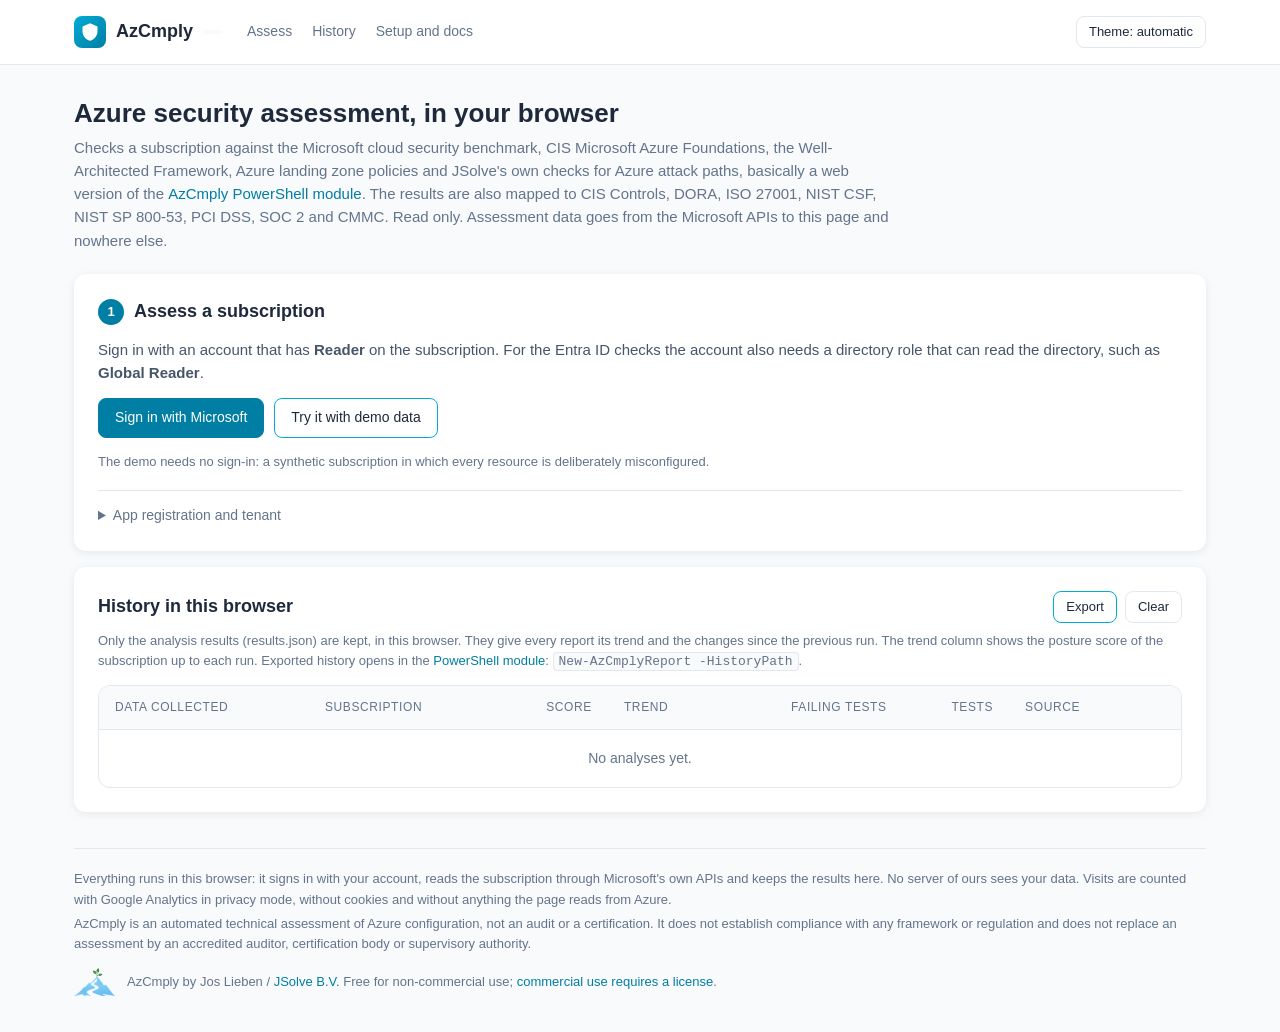
<file: Web/site/index.html>
<!DOCTYPE html>
<html lang="en">
<head>
<meta charset="utf-8">
<meta name="viewport" content="width=device-width, initial-scale=1">
<!-- Convert-AzCmplyToWeb.ps1 adds the hash of every inline script to script-src here, in .htaccess and in staticwebapp.config.json -->
<meta http-equiv="Content-Security-Policy" content="default-src 'self'; script-src 'self' https://www.googletagmanager.com 'sha256-Fk6Tn1655p4F9bQl/5NqP86ML0E5Kwp3R/wkWCC5QNY='; style-src 'self'; img-src 'self' data: https://*.google-analytics.com https://*.googletagmanager.com; connect-src 'self' https://login.microsoftonline.com https://management.azure.com https://graph.microsoft.com https://login.microsoftonline.us https://management.usgovcloudapi.net https://graph.microsoft.us https://login.chinacloudapi.cn https://management.chinacloudapi.cn https://microsoftgraph.chinacloudapi.cn https://*.google-analytics.com https://*.analytics.google.com https://*.googletagmanager.com; worker-src 'self'; frame-src 'self'; object-src 'none'; base-uri 'none'; form-action 'none'">
<meta name="referrer" content="no-referrer">
<meta name="description" content="AzCmply: security assessment of an Azure subscription against MCSB, CIS, WAF and ALZ, run entirely in your browser.">
<!-- link previews (LinkedIn, Teams); the image needs an absolute address -->
<meta property="og:title" content="AzCmply: Azure security assessment in your browser">
<meta property="og:description" content="Checks an Azure subscription against MCSB, CIS, the Well-Architected Framework and Azure landing zone policies. Read only; the data stays in your browser. By JSolve B.V.">
<meta property="og:type" content="website">
<meta property="og:image" content="https://azcmply.jsolve.nl/img/jsolve-logo-200.png">
<title>AzCmply</title>
<link rel="icon" href="data:image/svg+xml,%3Csvg xmlns='http://www.w3.org/2000/svg' viewBox='0 0 16 16'%3E%3Cpath d='M8 1l6 2.5v4c0 3.5-2.6 6.3-6 7.5-3.4-1.2-6-4-6-7.5v-4z' fill='%23256abf'/%3E%3C/svg%3E">
<!-- ?v= is the build id Convert-AzCmplyToWeb.ps1 stamps here, so an upload always loads its own files -->
<link rel="stylesheet" href="css/app.css?v=1.0.9-6144e63105">
<script type="module" src="js/boot.js?v=1.0.9-6144e63105"></script>
<!-- Google Analytics (GDPR Compliant) -->
<script async src="https://www.googletagmanager.com/gtag/js?id=G-M6KB05FDNL"></script>
<script>
  window.dataLayer = window.dataLayer || [];
  function gtag(){dataLayer.push(arguments);}
  // not on the return from Microsoft sign-in: that URL carries the authorization code, which must not reach Google
  if (!/[?&](code|error|admin_consent)=/.test(location.search)) {
    gtag('js', new Date());
    gtag('config', 'G-M6KB05FDNL', { 'page_location': location.origin + location.pathname, 'anonymize_ip': true, 'storage': 'none', 'client_storage': 'none' });
  }
  gtag('consent', 'default', { 'ad_storage': 'denied', 'ad_user_data': 'denied', 'ad_personalization': 'denied', 'analytics_storage': 'denied' });
</script>
</head>
<body>
<header class="topbar">
  <div class="topbar-inner">
    <a class="brand" href="./" aria-label="AzCmply home">
      <svg viewBox="0 0 16 16" aria-hidden="true"><path d="M8 1l6 2.5v4c0 3.5-2.6 6.3-6 7.5-3.4-1.2-6-4-6-7.5v-4z"/></svg>
      <span>AzCmply</span><span class="ver" id="version"></span>
    </a>
    <nav class="nav" aria-label="Sections">
      <a href="#assess">Assess</a>
      <a href="#history">History</a>
      <a id="docs-link" href="https://github.com/jflieben/AzCmply#readme" target="_blank" rel="noopener noreferrer">Setup and docs</a>
    </nav>
    <div class="topbar-right">
      <span class="account" id="account" hidden></span>
      <button type="button" class="btn ghost small" id="sign-out" hidden>Sign out</button>
      <button type="button" class="btn ghost small" id="theme" aria-label="Theme">Theme: automatic</button>
    </div>
  </div>
</header>

<main>
  <section class="hero" id="assess">
    <h1>Azure security assessment, in your browser</h1>
    <p class="lead">Checks a subscription against the Microsoft cloud security benchmark, CIS Microsoft Azure Foundations, the Well-Architected Framework, Azure landing zone policies and JSolve's own checks for Azure attack paths, basically a web version of the <a href="https://www.powershellgallery.com/packages/AzCmply" target="_blank" rel="noopener noreferrer">AzCmply PowerShell module</a>. The results are also mapped to CIS Controls, DORA, ISO 27001, NIST CSF, NIST SP 800-53, PCI DSS, SOC 2 and CMMC. Read only. Assessment data goes from the Microsoft APIs to this page and nowhere else.
    <div class="banner" id="banner" role="status" hidden></div>
  </section>

  <section class="card" id="connect" aria-labelledby="h-connect">
    <h2 id="h-connect"><span class="step">1</span>Assess a subscription</h2>

    <div id="signed-out">
      <p>Sign in with an account that has <b>Reader</b> on the subscription. For the Entra ID checks the account also needs a directory role that can read the directory, such as <b>Global Reader</b>.</p>
      <div class="row">
        <button type="button" class="btn primary" id="sign-in">Sign in with Microsoft</button>
        <button type="button" class="btn" id="demo">Try it with demo data</button>
      </div>
      <p class="note" id="app-note"></p>
      <p class="note">The demo needs no sign-in: a synthetic subscription in which every resource is deliberately misconfigured.</p>
      <details class="settings" id="app-settings">
        <summary>App registration and tenant</summary>
        <div class="fields">
          <label class="field"><span>Application (client) id</span><input type="text" id="set-client" spellcheck="false" autocomplete="off" placeholder="00000000-0000-0000-0000-000000000000"></label>
          <label class="field"><span>Tenant</span><input type="text" id="set-tenant" spellcheck="false" autocomplete="off" placeholder="organizations, a tenant id or a domain"></label>
          <label class="field"><span>Cloud</span>
            <select id="set-cloud">
              <option value="AzureCloud">Azure (global)</option>
              <option value="AzureUSGovernment">Azure US Government</option>
              <option value="AzureChinaCloud">Azure operated by 21Vianet</option>
            </select>
          </label>
        </div>
        <p class="note">Redirect URI to register as a <b>single-page application</b> platform: <code id="redirect-uri"></code></p>
        <div class="row">
          <button type="button" class="btn" id="save-settings">Save</button>
          <button type="button" class="btn ghost" id="reset-settings">Use the JSolve app</button>
          <a class="btn ghost" id="consent-link" href="#" target="_blank" rel="noopener noreferrer">Admin consent for this app</a>
        </div>
      </details>
    </div>

    <div id="signed-in" hidden>
      <label class="field"><span>Subscription</span>
        <select id="subscription"><option value="">Loading subscriptions...</option></select>
      </label>
      <div class="fields three">
        <label class="field"><span>Activity log</span>
          <select id="opt-days">
            <option value="0">Skip</option>
            <option value="7">7 days</option>
            <option value="30" selected>30 days</option>
            <option value="90">90 days (PowerShell default)</option>
          </select>
        </label>
        <label class="check"><input type="checkbox" id="opt-graph" checked><span>Entra ID enrichment</span></label>
        <label class="check"><input type="checkbox" id="opt-rg" checked><span>Resource Graph tables</span></label>
      </div>
      <label class="field"><span>Organization on the report cover (optional)</span><input type="text" id="opt-org" autocomplete="organization"></label>
      <div class="row">
        <button type="button" class="btn primary" id="run">Run read-only assessment</button>
      </div>
      <p class="note">A subscription with a few hundred resources takes a few minutes. Keep this tab open while it runs.</p>
    </div>
  </section>

  <section class="card" id="progress" aria-labelledby="h-progress" hidden>
    <div class="card-head">
      <h2 id="h-progress"><span class="step">2</span><span id="progress-title">Collecting</span></h2>
      <button type="button" class="btn ghost small" id="cancel">Cancel</button>
    </div>
    <p class="keep-open" id="keep-open" hidden><b>Keep this tab open until the assessment is done.</b> The collected data exists only in this tab: closing or reloading it ends the run. Working in other tabs is fine; on a phone or tablet, keep the browser in front.</p>
    <ol class="phases" id="phases"></ol>
    <div class="issues" id="issues" role="status" hidden>
      <h3>Data that could not be collected</h3>
      <p class="note">The tests that need it report Unknown, with this reason in the report. Everything else was assessed.</p>
      <ul id="issue-list"></ul>
    </div>
    <details class="log-view">
      <summary>Log</summary>
      <pre id="log" aria-live="off"></pre>
    </details>
  </section>

  <section class="card" id="result" aria-labelledby="h-result" hidden>
    <div class="card-head">
      <h2 id="h-result"><span class="step">3</span>Result</h2>
      <div class="row tight" id="downloads"></div>
    </div>
    <div class="summary" id="summary"></div>
    <div class="open-report">
      <button type="button" class="preview" id="preview" aria-describedby="preview-hint" disabled></button>
      <div class="open-report-text">
        <h3>The report</h3>
        <p id="preview-hint">Executive summary, priorities, results per security domain and framework, and every test with its remediation and the result per resource. Opens full screen; print it or save it as PDF from there.</p>
        <button type="button" class="btn primary" id="view-report" disabled>Preparing the report...</button>
      </div>
    </div>
    <details class="settings">
      <summary>Report settings</summary>
      <div class="fields three">
        <label class="field"><span>Title</span><input type="text" id="rep-title" placeholder="Azure security assessment"></label>
        <label class="field"><span>Organization</span><input type="text" id="rep-org"></label>
        <label class="field"><span>Compare with</span><select id="rep-baseline"></select></label>
      </div>
      <div class="row"><button type="button" class="btn" id="rep-refresh">Update report</button></div>
    </details>
  </section>

  <section class="card" id="history" aria-labelledby="h-history">
    <div class="card-head">
      <h2 id="h-history">History in this browser</h2>
      <div class="row tight">
        <button type="button" class="btn small" id="history-export">Export</button>
        <button type="button" class="btn ghost small" id="history-clear">Clear</button>
      </div>
    </div>
    <p class="note">Only the analysis results (results.json) are kept, in this browser. They give every report its trend and the changes since the previous run. The trend column shows the posture score of the subscription up to each run. Exported history opens in the <a href="https://www.powershellgallery.com/packages/AzCmply" target="_blank" rel="noopener noreferrer">PowerShell module</a>: <code>New-AzCmplyReport -HistoryPath</code>.</p>
    <div class="scroll"><table class="history">
      <thead><tr><th>Data collected</th><th>Subscription</th><th class="num">Score</th><th>Trend</th><th class="num">Failing tests</th><th class="num">Tests</th><th>Source</th><th><span class="visually-hidden">Actions</span></th></tr></thead>
      <tbody id="history-rows"><tr><td colspan="8" class="empty">No analyses yet.</td></tr></tbody>
    </table></div>
  </section>
</main>

<div class="viewer" id="viewer" role="dialog" aria-modal="true" aria-labelledby="viewer-title" hidden>
  <div class="viewer-bar">
    <span id="viewer-title">Report</span>
    <div class="row tight">
      <button type="button" class="btn small" id="viewer-download">Download (.html)</button>
      <button type="button" class="btn small" id="viewer-close">Close</button>
    </div>
  </div>
  <iframe id="report-frame" title="Report" sandbox="allow-scripts allow-popups allow-popups-to-escape-sandbox allow-modals" src="report-frame.html"></iframe>
</div>

<footer class="foot">
  <p>Everything runs in this browser: it signs in with your account, reads the subscription through Microsoft's own APIs and keeps the results here. No server of ours sees your data. Visits are counted with Google Analytics in privacy mode, without cookies and without anything the page reads from Azure.</p>
  <p>AzCmply is an automated technical assessment of Azure configuration, not an audit or a certification. It does not establish compliance with any framework or regulation and does not replace an assessment by an accredited auditor, certification body or supervisory authority.</p>
  <div class="maker">
    <img src="img/jsolve-mark.png" alt="" width="41" height="28">
    <p>AzCmply by Jos Lieben / <a href="https://www.jsolve.nl" target="_blank" rel="noopener noreferrer">JSolve B.V.</a> Free for non-commercial use; <a href="https://jsolve.nl/commercial-use.html" target="_blank" rel="noopener noreferrer">commercial use requires a license</a>.</p>
  </div>
</footer>
</body>
</html>
</file>
<file: Web/site/css/app.css>
/* The look of M365Permissions: slate neutrals, white cards with a soft shadow, cyan accent (#00acd7). Text and fills
   that need contrast on white use the deeper --accent-strong. */
:root {
  color-scheme: light;
  --page: #f8fafc; --surface: #ffffff; --surface-2: #f8fafc; --field: #ffffff; --ink: #1e293b; --ink-2: #475569; --muted: #64748b;
  --border: #e2e8f0; --line: #e2e8f0; --link: #007ea3; --accent: #00acd7; --accent-strong: #007ea3; --accent-strong-hover: #006d8e;
  --accent-ink: #ffffff; --accent-wash: #f0f9ff; --accent-hover: #e0f4ff; --focus: #00acd7; --ring: rgba(0,172,215,0.15);
  --shadow: 0 2px 8px rgba(0,0,0,0.08); --shadow-lift: 0 8px 20px rgba(15,23,42,0.12); --disabled: #a3b2b8;
  --bar: #ffffff; --bar-ink: #1e293b; --bar-ink-2: #64748b; --bar-line: #e2e8f0;
  --fail: #dc2626; --warn: #f59e0b; --good: #16a34a; --track: #e2e8f0;
  --up: #15803d; --down: #dc2626;
  --info-wash: #f0f9ff; --error-wash: #ffeded; --ok-wash: #dcfce7; --warn-wash: #fff8e0;
}
@media (prefers-color-scheme: dark) {
  :root:where(:not([data-theme="light"])) {
    color-scheme: dark;
    --page: #0f172a; --surface: #1e293b; --surface-2: #172033; --field: #0f172a; --ink: #f1f5f9; --ink-2: #cbd5e1; --muted: #94a3b8;
    --border: #334155; --line: #334155; --link: #00acd7; --accent-strong: #00acd7; --accent-strong-hover: #22c3eb; --accent-ink: #0f172a;
    --accent-wash: #1e3a4d; --accent-hover: #284e66; --shadow: 0 2px 8px rgba(0,0,0,0.3); --shadow-lift: 0 8px 20px rgba(0,0,0,0.4); --disabled: #646e73;
    --bar: #1e293b; --bar-ink: #f1f5f9; --bar-ink-2: #94a3b8; --bar-line: #334155;
    --fail: #ef4444; --good: #22c55e; --track: #334155; --up: #22c55e; --down: #f87171;
    --info-wash: #1e3a4d; --error-wash: #502828; --ok-wash: #1e4632; --warn-wash: #50411e;
  }
}
:root[data-theme="dark"] {
  color-scheme: dark;
  --page: #0f172a; --surface: #1e293b; --surface-2: #172033; --field: #0f172a; --ink: #f1f5f9; --ink-2: #cbd5e1; --muted: #94a3b8;
  --border: #334155; --line: #334155; --link: #00acd7; --accent-strong: #00acd7; --accent-strong-hover: #22c3eb; --accent-ink: #0f172a;
  --accent-wash: #1e3a4d; --accent-hover: #284e66; --shadow: 0 2px 8px rgba(0,0,0,0.3); --shadow-lift: 0 8px 20px rgba(0,0,0,0.4); --disabled: #646e73;
  --bar: #1e293b; --bar-ink: #f1f5f9; --bar-ink-2: #94a3b8; --bar-line: #334155;
  --fail: #ef4444; --good: #22c55e; --track: #334155; --up: #22c55e; --down: #f87171;
  --info-wash: #1e3a4d; --error-wash: #502828; --ok-wash: #1e4632; --warn-wash: #50411e;
}

* { box-sizing: border-box; }
html { background: var(--page); scroll-behavior: smooth; }
body { margin: 0; background: var(--page); color: var(--ink); font: 15px/1.55 -apple-system, BlinkMacSystemFont, "Segoe UI", Roboto, "Helvetica Neue", Arial, sans-serif; -webkit-font-smoothing: antialiased; }
a { color: var(--link); font-weight: 500; text-decoration: none; }
a:hover { text-decoration: underline; }
code { font: 13px/1.4 ui-monospace, "Cascadia Mono", Consolas, monospace; background: var(--surface-2); border: 1px solid var(--border); border-radius: 4px; padding: 1px 5px; overflow-wrap: anywhere; }
h1, h2, h3 { margin: 0; }
:focus-visible { outline: 2px solid var(--focus); outline-offset: 2px; }
.visually-hidden { position: absolute; width: 1px; height: 1px; padding: 0; margin: -1px; overflow: hidden; clip: rect(0 0 0 0); white-space: nowrap; border: 0; }
[hidden] { display: none !important; }
* { scrollbar-width: thin; scrollbar-color: var(--border) transparent; }

/* header */
.topbar { background: var(--bar); color: var(--bar-ink); border-bottom: 1px solid var(--bar-line); }
.topbar-inner { max-width: 1180px; margin: 0 auto; padding: 12px 24px; display: flex; align-items: center; gap: 24px; flex-wrap: wrap; min-height: 64px; }
.brand { display: flex; align-items: center; gap: 10px; color: var(--bar-ink); text-decoration: none; font-weight: 600; font-size: 18px; }
.brand:hover { text-decoration: none; }
.brand svg { width: 32px; height: 32px; padding: 6px; border-radius: 8px; fill: #ffffff; background: linear-gradient(135deg, #00acd7, #007ea3); }
.brand .ver { font-weight: 500; font-size: 12px; color: var(--bar-ink-2); background: var(--surface-2); border-radius: 999px; padding: 2px 10px; }
.nav { display: flex; gap: 20px; }
.nav a { color: var(--bar-ink-2); font-size: 14px; font-weight: 500; }
.nav a:hover { color: var(--accent-strong); text-decoration: none; }
.topbar-right { margin-left: auto; display: flex; align-items: center; gap: 10px; flex-wrap: wrap; }
.account { font-size: 13px; color: var(--bar-ink-2); background: var(--surface-2); border-radius: 999px; padding: 5px 12px; }

/* layout */
main { max-width: 1180px; margin: 0 auto; padding: 28px 24px 12px; }
.hero { padding: 4px 0 22px; }
.hero h1 { font-size: 26px; line-height: 1.25; font-weight: 600; margin-bottom: 6px; }
.lead { color: var(--muted); font-size: 15px; max-width: 820px; margin: 0; }
.card { background: var(--surface); border-radius: 12px; box-shadow: var(--shadow); padding: 24px; margin-bottom: 16px; }
.card h2 { font-size: 18px; font-weight: 600; display: flex; align-items: center; gap: 10px; margin-bottom: 12px; }
.card p { margin: 0 0 14px; color: var(--ink-2); }
.card-head { display: flex; align-items: center; justify-content: space-between; gap: 12px; flex-wrap: wrap; margin-bottom: 8px; }
.card-head h2 { margin-bottom: 0; }
.step { display: inline-grid; place-items: center; width: 26px; height: 26px; border-radius: 50%; background: var(--accent-strong); color: var(--accent-ink); font-size: 13px; font-weight: 600; flex: none; }
.note { font-size: 13px; color: var(--muted) !important; }
.row { display: flex; flex-wrap: wrap; gap: 10px; align-items: center; margin: 14px 0 6px; }
.row.tight { margin: 0; gap: 8px; }

/* controls */
.btn { display: inline-flex; align-items: center; justify-content: center; gap: 8px; font: inherit; font-size: 14px; font-weight: 500; color: var(--ink); background: var(--surface); border: 1px solid var(--accent); border-radius: 8px; padding: 8px 16px; cursor: pointer; text-decoration: none; min-height: 38px; white-space: nowrap; transition: background-color 0.2s, color 0.2s, border-color 0.2s; }
.btn:hover { background: var(--accent-strong); border-color: var(--accent-strong); color: var(--accent-ink); text-decoration: none; }
.btn.primary { background: var(--accent-strong); color: var(--accent-ink); border-color: var(--accent-strong); }
.btn.primary:hover { background: var(--accent-strong-hover); border-color: var(--accent-strong-hover); }
.btn.ghost { background: transparent; border-color: var(--border); }
.btn.ghost:hover { background: var(--accent-wash); border-color: var(--border); color: var(--ink); }
.btn.small { font-size: 13px; padding: 5px 12px; min-height: 32px; }
.btn:disabled, .btn:disabled:hover { background: transparent; border-color: var(--disabled); color: var(--disabled); cursor: not-allowed; }
.btn.primary:disabled { background: var(--disabled); color: var(--surface); }
.field { display: flex; flex-direction: column; gap: 6px; margin: 0 0 14px; font-size: 14px; color: var(--muted); font-weight: 500; min-width: 0; }
.field input, .field select { font: inherit; font-size: 14px; font-weight: 400; color: var(--ink); background: var(--field); border: 1px solid var(--border); border-radius: 8px; padding: 9px 14px; min-height: 40px; width: 100%; transition: border-color 0.2s, box-shadow 0.2s; }
.field input::placeholder { color: var(--muted); }
.field input:focus, .field select:focus { outline: none; border-color: var(--accent); box-shadow: 0 0 0 3px var(--ring); }
.fields { display: grid; grid-template-columns: 1fr 1fr; gap: 0 16px; }
.fields.three { grid-template-columns: repeat(3, minmax(0, 1fr)); align-items: end; }
.check { display: flex; align-items: center; gap: 8px; font-size: 14px; margin: 0 0 14px; min-height: 40px; cursor: pointer; }
.check input { appearance: none; -webkit-appearance: none; margin: 0; width: 16px; height: 16px; flex: none; border: 1px solid var(--border); border-radius: 4px; background: var(--field); display: inline-grid; place-items: center; cursor: pointer; transition: background-color 0.2s, border-color 0.2s; }
.check input:hover { border-color: var(--accent); }
.check input:checked { background: var(--accent-strong); border-color: var(--accent-strong); }
.check input:checked::after { content: ""; width: 4px; height: 8px; border: solid var(--accent-ink); border-width: 0 2px 2px 0; transform: rotate(45deg); margin-bottom: 2px; }
.check input:focus-visible { outline: none; border-color: var(--accent); box-shadow: 0 0 0 3px var(--ring); }
.settings { border-top: 1px solid var(--line); margin-top: 18px; padding-top: 14px; }
.settings summary { cursor: pointer; font-weight: 500; font-size: 14px; color: var(--muted); }
.settings summary:hover { color: var(--accent-strong); }
.settings[open] summary { margin-bottom: 14px; }

/* messages, like the M365Permissions toasts */
.banner { border-radius: 8px; padding: 14px 16px; margin-top: 16px; font-size: 14px; background: var(--info-wash); border: 1px solid var(--border); box-shadow: var(--shadow); }
.banner.error { background: var(--error-wash); border-color: var(--fail); }
.banner.ok { background: var(--ok-wash); border-color: var(--good); }
.banner p { margin: 0 0 6px; color: var(--ink); }
.banner p:last-child { margin: 0; }

/* progress */
.phases { list-style: none; margin: 14px 0; padding: 0; display: grid; gap: 12px; }
.phase { display: grid; grid-template-columns: 22px 1fr auto; gap: 4px 10px; align-items: center; }
.phase .icon { width: 18px; height: 18px; border-radius: 50%; border: 2px solid var(--line); display: grid; place-items: center; font-size: 11px; font-weight: 700; }
.phase.active .icon { border-color: var(--accent); border-top-color: transparent; animation: spin 0.9s linear infinite; }
.phase.done .icon { border-color: var(--good); background: var(--good); color: #fff; }
.phase.done .icon::after { content: "\2713"; }
.phase.failed .icon { border-color: var(--fail); background: var(--fail); color: #fff; }
.phase.failed .icon::after { content: "!"; }
.phase .label { font-size: 14px; }
.phase .count { font-size: 13px; color: var(--muted); font-variant-numeric: tabular-nums; }
.phase .bar { grid-column: 2 / 4; height: 6px; border-radius: 3px; background: var(--track); overflow: hidden; }
.phase .bar i { display: block; height: 100%; width: 0; background: var(--accent); border-radius: 3px; transition: width 0.3s; }
.phase.done .bar i { background: var(--good); }
@keyframes spin { to { transform: rotate(360deg); } }
@media (prefers-reduced-motion: reduce) { .phase.active .icon { animation: none; } .phase .bar i, .btn, .preview { transition: none; } }
.keep-open { border: 1px solid var(--warn); border-radius: 8px; background: var(--warn-wash); padding: 12px 16px; margin: 0 0 14px; font-size: 14px; color: var(--ink-2); }
.keep-open b { color: var(--ink); font-weight: 600; }
.issues { border: 1px solid var(--warn); border-radius: 8px; background: var(--warn-wash); padding: 12px 16px; margin: 0 0 14px; }
.issues h3 { font-size: 14px; font-weight: 600; margin-bottom: 4px; }
.issues p { margin: 0 0 8px; }
.issues ul { margin: 0; padding-left: 18px; font-size: 13px; color: var(--ink-2); display: grid; gap: 6px; }
.issues li { overflow-wrap: anywhere; }
.log-view summary { cursor: pointer; font-size: 13px; font-weight: 500; color: var(--muted); }
.log-view pre { max-height: 260px; overflow: auto; background: var(--surface-2); border: 1px solid var(--border); border-radius: 8px; padding: 10px 12px; font: 12px/1.5 ui-monospace, "Cascadia Mono", Consolas, monospace; white-space: pre-wrap; overflow-wrap: anywhere; margin: 8px 0 0; }

/* result */
.summary { display: grid; grid-template-columns: repeat(4, minmax(0, 1fr)); gap: 12px; margin: 10px 0 4px; }
.kpi { border-radius: 8px; padding: 14px 16px; background: var(--surface-2); border: 1px solid var(--border); min-width: 0; }
.kpi .label { font-size: 12px; color: var(--muted); text-transform: uppercase; letter-spacing: 0.05em; font-weight: 500; }
.kpi .value { font-size: 22px; font-weight: 700; font-variant-numeric: tabular-nums; margin-top: 4px; overflow-wrap: anywhere; }
.kpi .value small { font-size: 13px; font-weight: 500; color: var(--muted); }
.kpi .sub { font-size: 12px; color: var(--muted); overflow-wrap: anywhere; }
.open-report { display: grid; grid-template-columns: minmax(0, 360px) minmax(0, 1fr); gap: 24px; align-items: center; margin: 20px 0 4px; }
.open-report-text h3 { font-size: 16px; font-weight: 600; margin-bottom: 6px; }
.open-report-text p { margin: 0 0 14px; }
.preview { display: block; width: 100%; padding: 0; font: inherit; text-align: left; color: var(--ink); background: var(--surface); border: 1px solid var(--border); border-radius: 12px; overflow: hidden; cursor: pointer; box-shadow: var(--shadow); transition: transform 0.15s, box-shadow 0.15s, border-color 0.15s; }
.preview:hover:not(:disabled) { transform: translateY(-2px); box-shadow: var(--shadow-lift); border-color: var(--accent); }
.preview:disabled { cursor: progress; opacity: 0.65; }
/* mirrors the cover of the report */
.pv-cover { display: flex; flex-direction: column; gap: 4px; background: var(--surface); border-top: 4px solid var(--accent); padding: 14px 18px 16px; }
.pv-eyebrow { font-size: 10px; letter-spacing: 0.08em; font-weight: 600; color: var(--accent-strong); }
.pv-title { font-size: 18px; font-weight: 600; line-height: 1.25; overflow-wrap: anywhere; }
.pv-meta { font-size: 12px; color: var(--muted); }
.pv-body { display: flex; align-items: center; gap: 14px; padding: 14px 18px; background: var(--surface-2); border-top: 1px solid var(--border); }
.pv-ring { width: 64px; height: 64px; flex: none; }
.pv-track { fill: none; stroke: var(--track); stroke-width: 6; }
.pv-arc { fill: none; stroke-width: 6; stroke-linecap: round; stroke: var(--muted); }
.pv-arc.good { stroke: var(--good); } .pv-arc.fair { stroke: var(--warn); } .pv-arc.weak { stroke: #fb923c; } .pv-arc.risk { stroke: var(--fail); }
.pv-score { font: 700 17px -apple-system, BlinkMacSystemFont, "Segoe UI", Roboto, sans-serif; fill: var(--ink); }
.pv-facts { display: flex; flex-direction: column; gap: 2px; min-width: 0; }
.pv-rating { font-weight: 600; font-size: 14px; }
.pv-line { font-size: 13px; color: var(--ink-2); }
.pv-cta { display: inline-flex; align-items: center; gap: 6px; margin-top: 6px; font-size: 13px; font-weight: 500; color: var(--link); }
.pv-cta svg { width: 14px; height: 14px; fill: none; stroke: currentColor; stroke-width: 1.6; stroke-linecap: round; stroke-linejoin: round; }
.viewer { position: fixed; inset: 0; z-index: 50; display: flex; flex-direction: column; background: var(--page); }
.viewer-bar { display: flex; align-items: center; justify-content: space-between; gap: 10px; padding: 8px 12px 8px 16px; background: var(--bar); color: var(--bar-ink); border-bottom: 1px solid var(--bar-line); font-size: 14px; font-weight: 500; }
.viewer-bar #viewer-title { overflow: hidden; text-overflow: ellipsis; white-space: nowrap; min-width: 0; }
.viewer iframe { display: block; flex: 1; width: 100%; min-height: 0; border: 0; background: var(--page); }
body.viewer-open { overflow: hidden; }

/* history, like the M365Permissions tables */
.scroll { overflow-x: auto; border: 1px solid var(--border); border-radius: 12px; }
table.history { width: 100%; border-collapse: collapse; font-size: 14px; }
.history th { text-align: left; font-size: 12px; text-transform: uppercase; letter-spacing: 0.05em; color: var(--muted); font-weight: 500; padding: 12px 16px; background: var(--surface-2); border-bottom: 1px solid var(--line); white-space: nowrap; }
.history td { padding: 12px 16px; border-bottom: 1px solid var(--line); vertical-align: top; }
.history tbody tr { transition: background-color 0.15s; }
.history tbody tr:hover { background: var(--accent-wash); }
.history tbody tr:last-child td { border-bottom: 0; }
.history .num { text-align: right; font-variant-numeric: tabular-nums; }
.history .sub { display: block; font-size: 12px; color: var(--muted); }
.history .empty { color: var(--muted); text-align: center; padding: 18px; }
.history .actions { white-space: nowrap; text-align: right; }
.history .actions .btn { margin-left: 6px; }
.muted { color: var(--muted); }
.history .trend-cell { white-space: nowrap; }
.trend { display: inline-flex; align-items: center; gap: 8px; }
.spark { display: block; overflow: visible; }
.spark-line { fill: none; stroke: var(--muted); stroke-width: 2; stroke-linejoin: round; stroke-linecap: round; }
.spark-dot { fill: var(--muted); stroke: var(--surface); stroke-width: 2; }
.spark-hit { fill: transparent; }
.trend.up .spark-line { stroke: var(--up); } .trend.up .spark-dot { fill: var(--up); } .trend.up .arrow { color: var(--up); }
.trend.down .spark-line { stroke: var(--down); } .trend.down .spark-dot { fill: var(--down); } .trend.down .arrow { color: var(--down); }
.delta { font-size: 13px; color: var(--ink-2); font-variant-numeric: tabular-nums; }
.arrow { font-size: 10px; margin-right: 3px; color: var(--muted); }
.pill { display: inline-block; font-size: 12px; font-weight: 500; border-radius: 999px; padding: 2px 10px; background: var(--surface-2); border: 1px solid var(--border); color: var(--ink-2); }

.foot { width: calc(100% - 48px); max-width: 1132px; margin: 8px auto 0; padding: 20px 0 36px; font-size: 13px; color: var(--muted); border-top: 1px solid var(--line); }
.foot p { margin: 0 0 4px; }
.maker { display: flex; align-items: center; gap: 12px; margin-top: 14px; }
.maker img { width: 41px; height: 28px; flex: none; }
.maker p { margin: 0; }

@media (max-width: 900px) {
  .open-report { grid-template-columns: 1fr; }
  .summary { grid-template-columns: repeat(2, minmax(0, 1fr)); }
}
@media (max-width: 640px) {
  main { padding: 18px 16px 8px; }
  .topbar-inner { padding: 10px 16px; gap: 12px; }
  .nav { order: 3; width: 100%; }
  .hero h1 { font-size: 22px; }
  .card { padding: 16px; }
  .fields, .fields.three { grid-template-columns: 1fr; }
  .foot { width: calc(100% - 32px); padding: 18px 0 28px; }
  /* history on a phone: each run as a card with date and subscription, score and trend, and the actions */
  .scroll { border: 0; border-radius: 0; }
  .history thead, .history td:nth-child(5), .history td:nth-child(6), .history td:nth-child(7) { display: none; }
  table.history, .history tbody { display: block; }
  .history tr { display: grid; grid-template-columns: minmax(0, 1fr) auto; gap: 4px 12px; padding: 12px 0; border-bottom: 1px solid var(--line); }
  .history tbody tr:hover { background: transparent; }
  .history td { display: block; padding: 0; border: 0; }
  .history td:nth-child(1) { grid-column: 1; grid-row: 1; }
  .history td:nth-child(2) { grid-column: 1; grid-row: 2; }
  .history td:nth-child(3) { grid-column: 2; grid-row: 1; font-weight: 700; }
  .history td:nth-child(3)::before { content: "Score "; font-weight: 400; font-size: 12px; color: var(--muted); }
  .history td:nth-child(4) { grid-column: 2; grid-row: 2; justify-self: end; }
  .history td.actions { grid-column: 1 / -1; grid-row: 3; text-align: left; padding-top: 6px; }
  .history .actions .btn { margin: 0 6px 0 0; }
  .history td.empty { grid-column: 1 / -1; }
}
</file>
